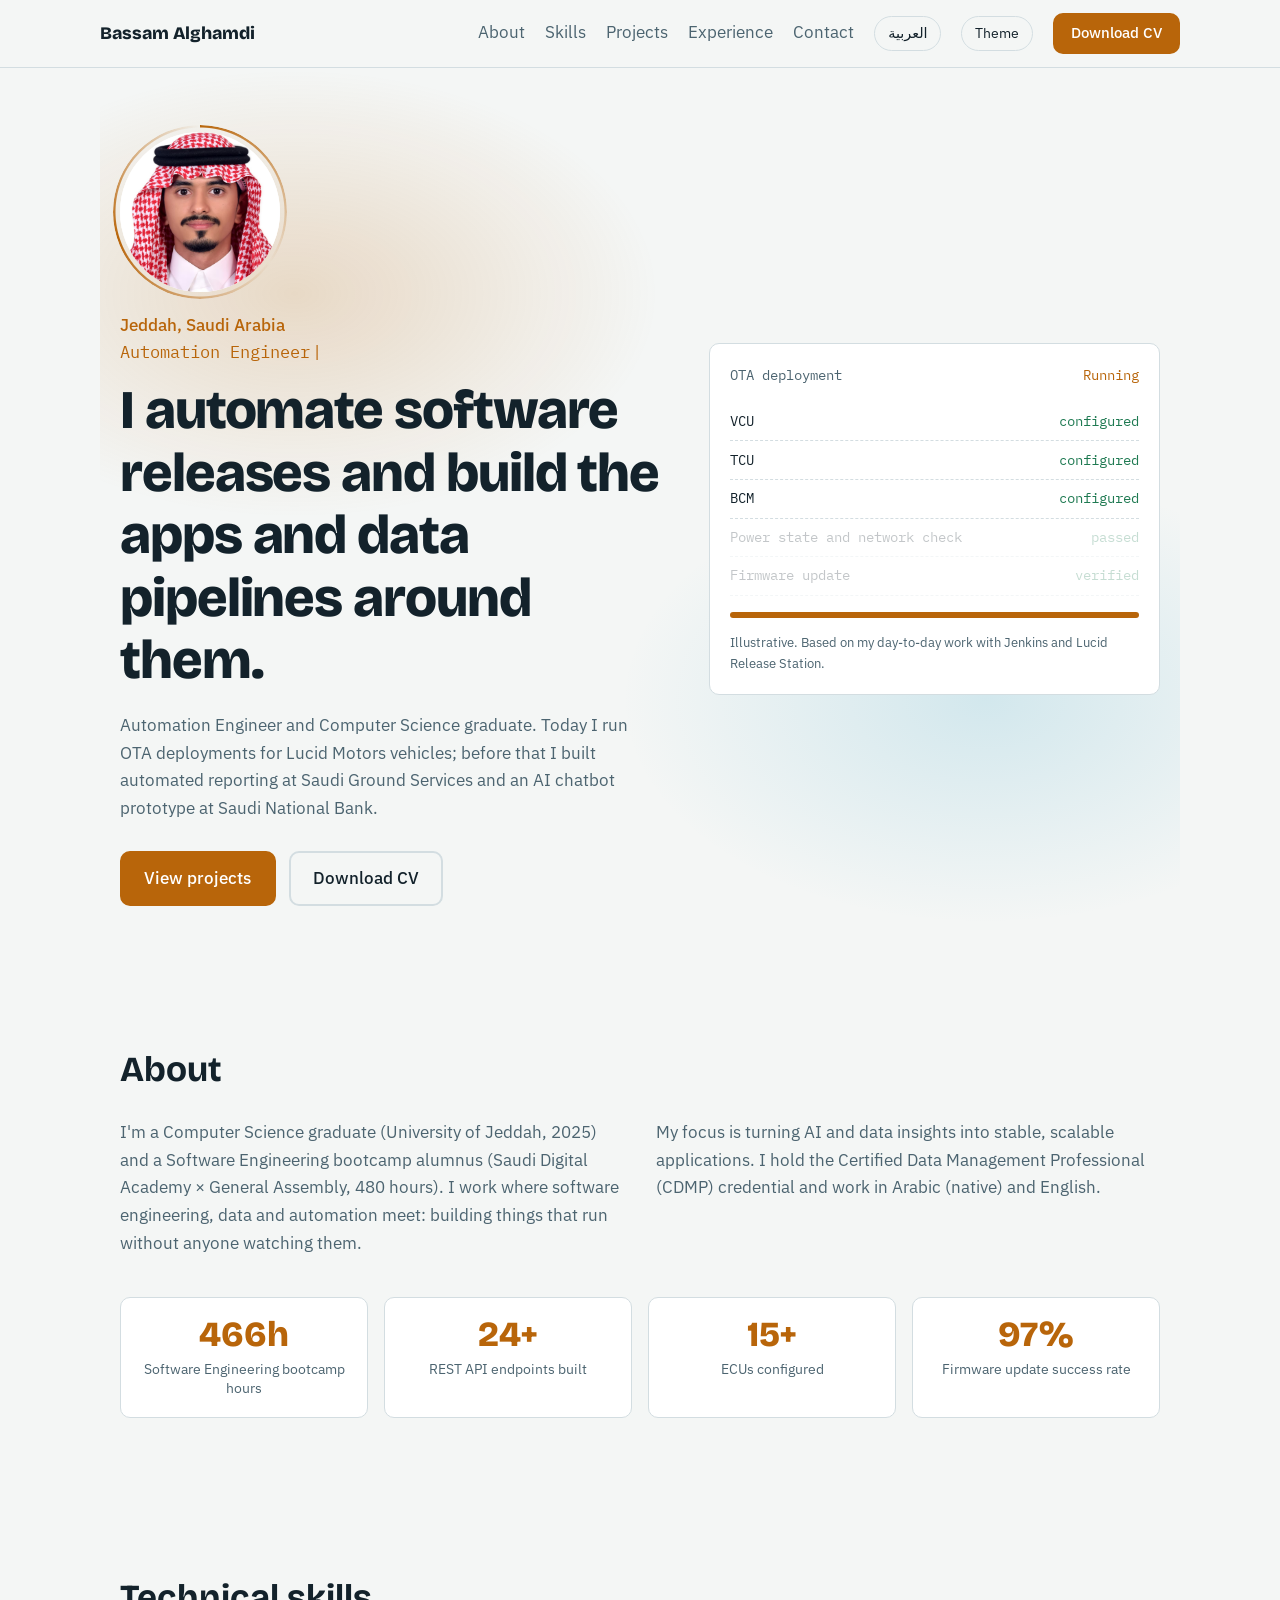
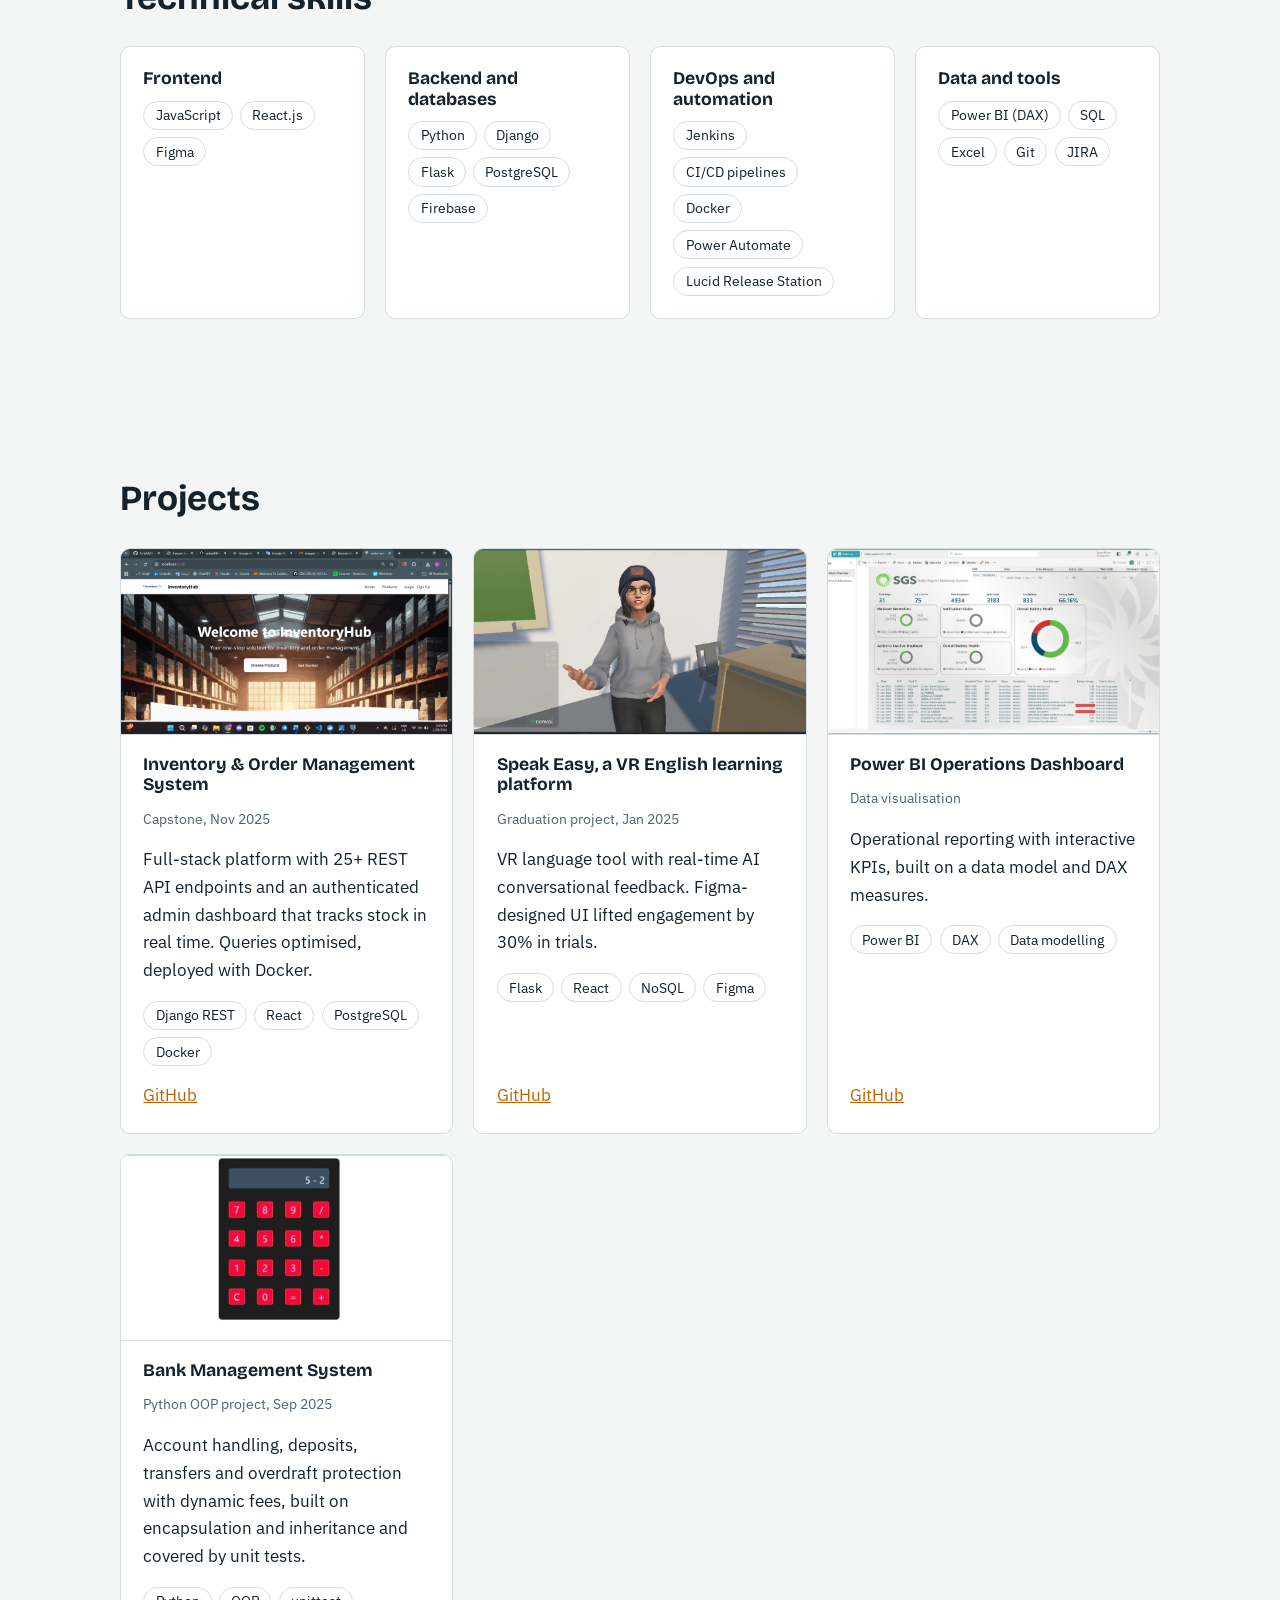
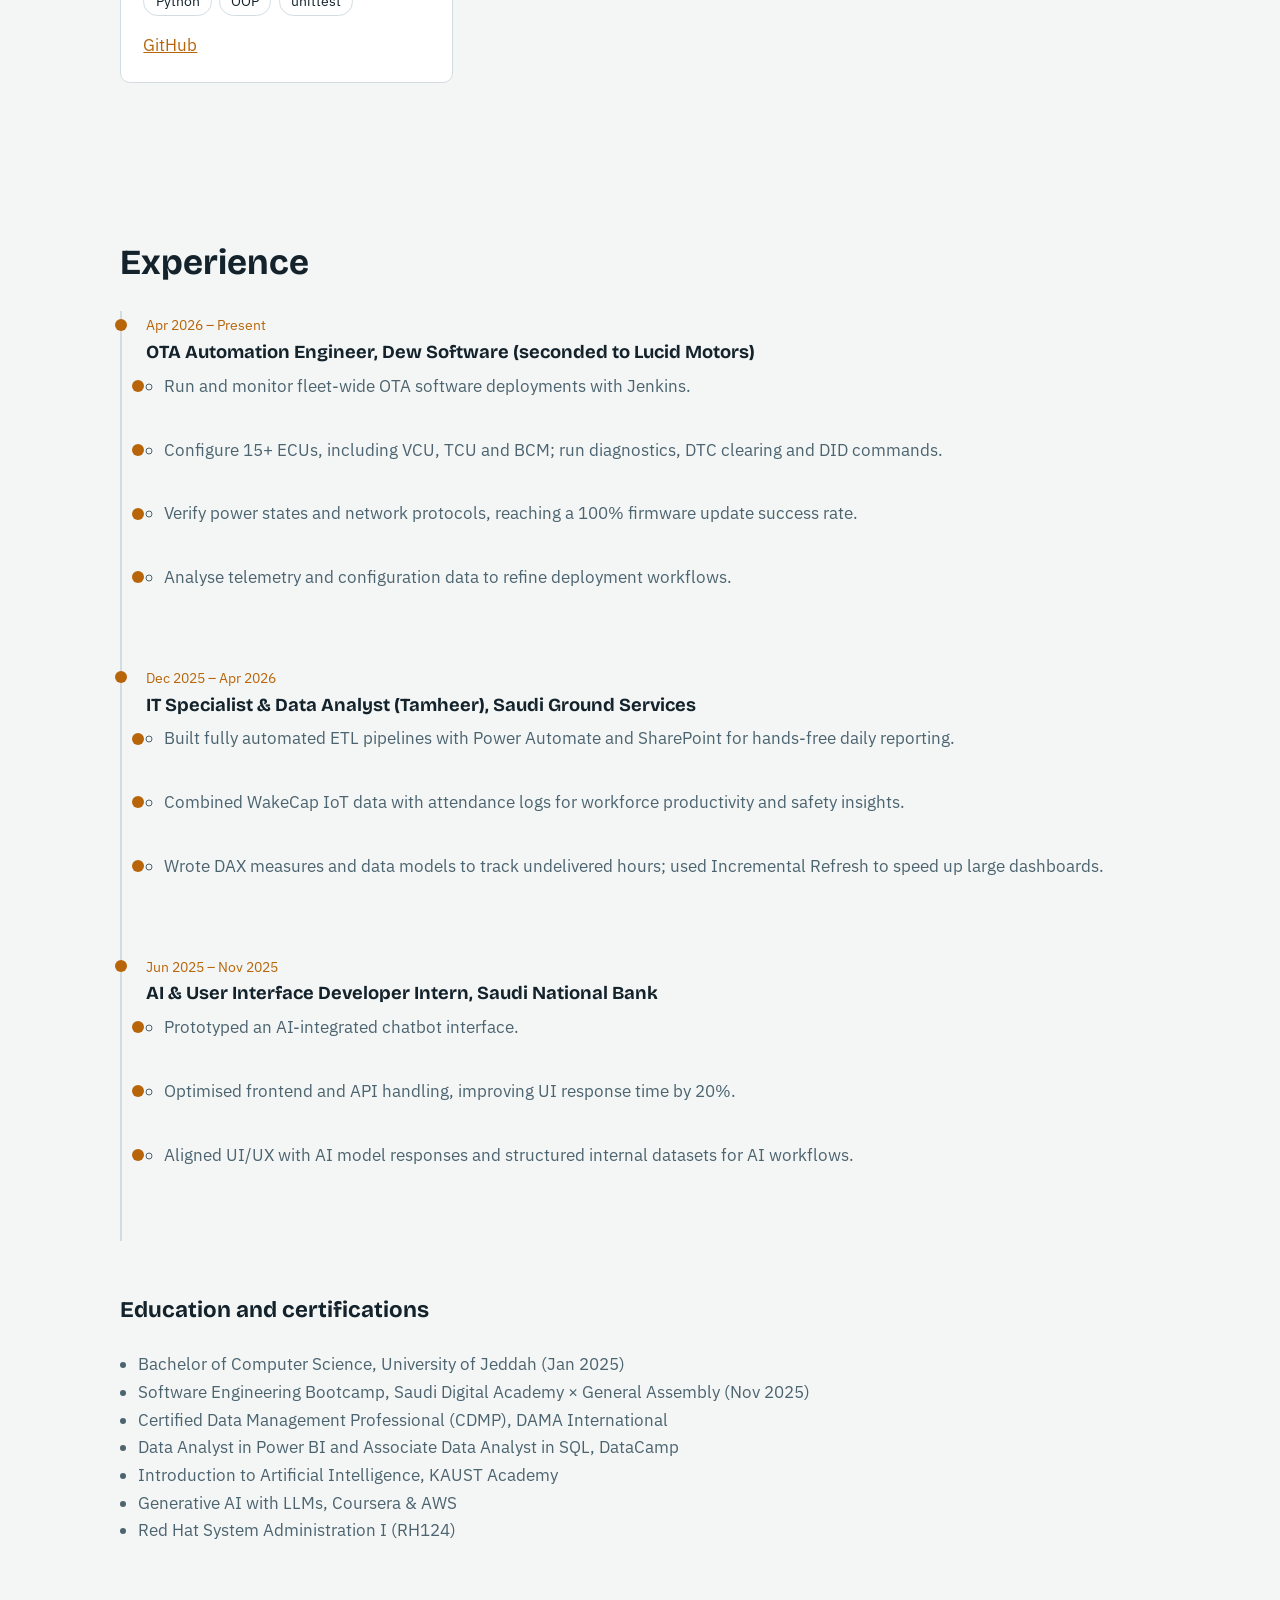
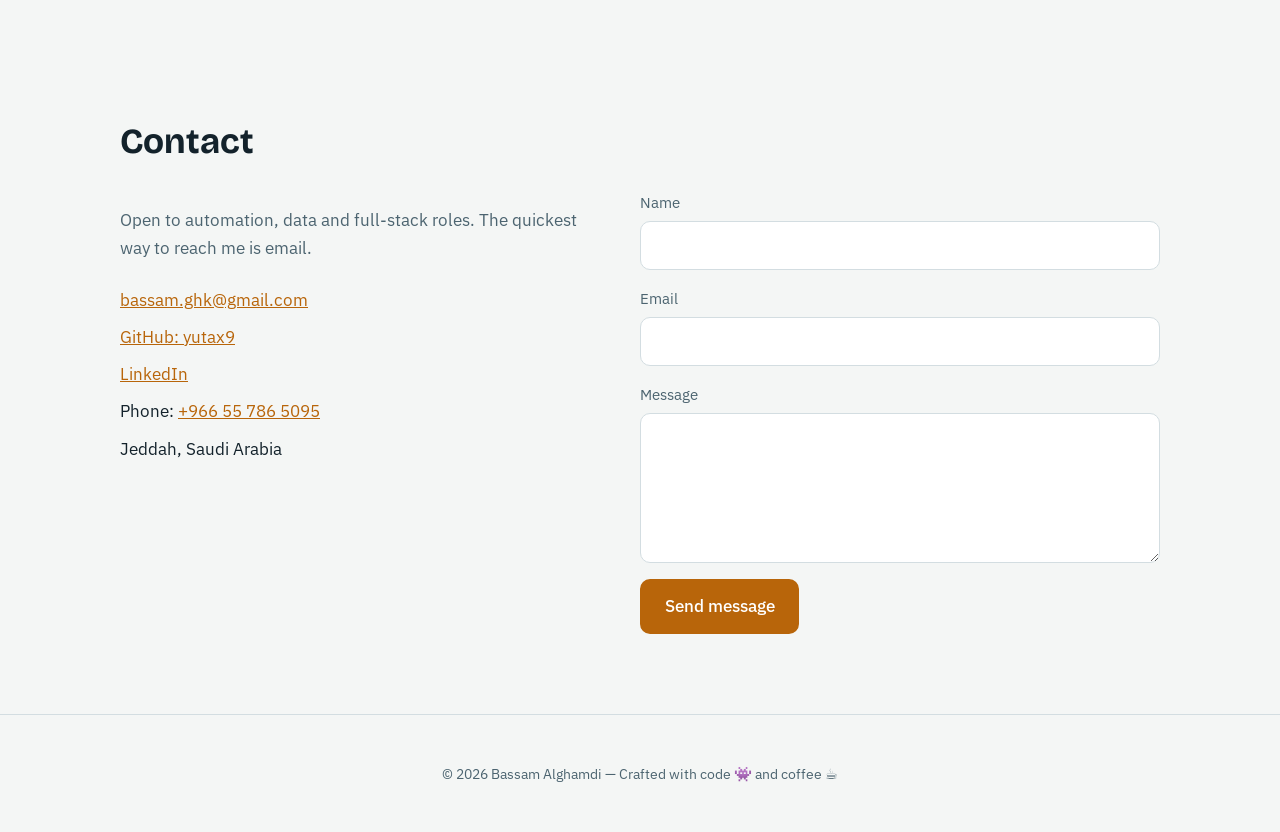
<file: index.html>
<!DOCTYPE html>
<html lang="en" dir="ltr" data-theme="dark">
<head>
  <meta charset="utf-8">
  <meta name="viewport" content="width=device-width, initial-scale=1">
  <title>Bassam Alghamdi | Automation Engineer &amp; Full-Stack Developer</title>
  <meta name="description" content="Bassam Alghamdi is a Computer Science graduate and Automation Engineer in Jeddah, Saudi Arabia, working across OTA deployments, data engineering and full-stack development (Python, Django, React).">
  <meta name="author" content="Bassam Alghamdi">
  <meta name="theme-color" content="#0f1c24">
  <link rel="canonical" href="https://yutax9.github.io/portfolio/">
  <meta property="og:type" content="website">
  <meta property="og:title" content="Bassam Alghamdi | Automation Engineer &amp; Full-Stack Developer">
  <meta property="og:description" content="OTA automation, data pipelines and full-stack web apps. Python, Django, React, Power BI.">
  <meta property="og:url" content="https://yutax9.github.io/portfolio/">
  <meta name="twitter:card" content="summary">
  <link rel="icon" href="data:image/svg+xml,%3Csvg xmlns='http://www.w3.org/2000/svg' viewBox='0 0 32 32'%3E%3Crect width='32' height='32' rx='7' fill='%230f1c24'/%3E%3Ctext x='16' y='22' font-size='17' font-family='sans-serif' font-weight='700' text-anchor='middle' fill='%23f2a93b'%3EB%3C/text%3E%3C/svg%3E">
  <link rel="preconnect" href="https://fonts.googleapis.com">
  <link rel="preconnect" href="https://fonts.gstatic.com" crossorigin>
  <link href="https://fonts.googleapis.com/css2?family=Bricolage+Grotesque:opsz,wght@12..96,600;12..96,800&family=IBM+Plex+Sans:wght@400;500&family=IBM+Plex+Sans+Arabic:wght@400;500;700&family=IBM+Plex+Mono:wght@400&display=swap" rel="stylesheet">
  <link rel="stylesheet" href="styles/style.css">
  <script type="application/ld+json">
  {"@context":"https://schema.org","@type":"Person","name":"Bassam Alghamdi","alternateName":"بسام الغامدي","jobTitle":"Automation Engineer","email":"mailto:bassam.ghk@gmail.com","address":{"@type":"PostalAddress","addressLocality":"Jeddah","addressCountry":"SA"},"url":"https://yutax9.github.io/portfolio/","sameAs":["https://github.com/yutax9","https://www.linkedin.com/in/bassam-alghamdi-k/"]}
  </script>
</head>
<body>
  <div class="progress" id="progress" aria-hidden="true"></div>
  <a class="skip" href="#main" data-ar="انتقل إلى المحتوى">Skip to content</a>

  <header class="nav">
    <a class="brand" href="#top" data-ar="بسام الغامدي">Bassam Alghamdi</a>
    <button class="menu-btn" aria-expanded="false" aria-controls="menu" data-ar="القائمة">Menu</button>
    <nav id="menu" aria-label="Main">
      <a href="#about" data-ar="نبذة">About</a>
      <a href="#skills" data-ar="المهارات">Skills</a>
      <a href="#projects" data-ar="المشاريع">Projects</a>
      <a href="#experience" data-ar="الخبرات">Experience</a>
      <a href="#contact" data-ar="تواصل">Contact</a>
      <button class="theme-btn" id="lang" lang="ar">العربية</button>
      <button class="theme-btn" id="theme" data-ar="الوضع">Theme</button>
      <a class="btn btn-small" href="assets/Bassam-Alghamdi-Computer-Science.pdf" download data-ar="تحميل السيرة الذاتية">Download CV</a>
    </nav>
  </header>

  <main id="main">
    <section class="hero" id="top">
      <div class="hero-text">
        <div class="avatar"><img src="assets/profile-placeholder.jpg" width="932" height="1280" alt="Portrait of Bassam Alghamdi" fetchpriority="high"></div>
        <p class="kicker" data-ar="جدة، المملكة العربية السعودية">Jeddah, Saudi Arabia</p>
        <p class="role" aria-hidden="true"><span id="role">Automation Engineer</span></p>
        <h1 data-ar="أؤتمت إصدارات البرمجيات، وأبني التطبيقات وخطوط البيانات المحيطة بها.">I automate software releases and build the apps and data pipelines around them.</h1>
        <p class="lead" data-ar="مهندس أتمتة وخريج علوم حاسب. أنفّذ حاليًا تحديثات OTA لمركبات Lucid Motors. وقبل ذلك بنيت تقارير آلية في الخدمات الأرضية السعودية، ونموذجًا أوليًا لمساعد محادثة بالذكاء الاصطناعي في البنك الأهلي السعودي.">Automation Engineer and Computer Science graduate. Today I run OTA deployments for Lucid Motors vehicles; before that I built automated reporting at Saudi Ground Services and an AI chatbot prototype at Saudi National Bank.</p>
        <div class="cta">
          <a class="btn" href="#projects" data-ar="عرض المشاريع">View projects</a>
          <a class="btn btn-ghost" href="Bassam-Alghamdi-Computer-Science.pdf" download data-ar="تحميل السيرة الذاتية">Download CV</a>
        </div>
      </div>
      <aside class="ota" dir="ltr" aria-label="Illustration of an OTA deployment run">
        <div class="ota-head"><span>OTA deployment</span><span class="ota-state" id="ota-state">Running</span></div>
        <ul class="ota-list" id="ota-list">
          <li data-ms="500">VCU <i>configured</i></li>
          <li data-ms="1100">TCU <i>configured</i></li>
          <li data-ms="1700">BCM <i>configured</i></li>
          <li data-ms="2300">Power state and network check <i>passed</i></li>
          <li data-ms="2900">Firmware update <i>verified</i></li>
        </ul>
        <div class="ota-bar" role="progressbar" aria-label="Deployment progress" aria-valuemin="0" aria-valuemax="100" aria-valuenow="100"><span id="ota-fill"></span></div>
        <p class="ota-note">Illustrative. Based on my day-to-day work with Jenkins and Lucid Release Station.</p>
      </aside>
    </section>

    <section id="about" class="section">
      <h2 data-ar="نبذة عني">About</h2>
      <div class="about-grid">
        <p data-ar="خريج علوم الحاسب من جامعة جدة (2025)، وخريج معسكر هندسة البرمجيات من أكاديمية سعودي ديجيتال × جنرال أسمبلي (480 ساعة). أعمل حيث تلتقي هندسة البرمجيات بالبيانات والأتمتة: أبني أنظمة تعمل دون مراقبة مستمرة.">I'm a Computer Science graduate (University of Jeddah, 2025) and a Software Engineering bootcamp alumnus (Saudi Digital Academy × General Assembly, 480 hours). I work where software engineering, data and automation meet: building things that run without anyone watching them.</p>
        <p data-ar="يتركز عملي على تحويل رؤى الذكاء الاصطناعي والبيانات إلى تطبيقات مستقرة وقابلة للتوسع. أحمل شهادة مختص معتمد في إدارة البيانات (CDMP)، وأعمل بالعربية (لغتي الأم) والإنجليزية.">My focus is turning AI and data insights into stable, scalable applications. I hold the Certified Data Management Professional (CDMP) credential and work in Arabic (native) and English.</p>
      </div>
      <div class="stats">
        <div class="stat"><b data-to="480" data-suffix="h">480h</b><span data-ar="ساعة تدريب في معسكر هندسة البرمجيات">Software Engineering bootcamp hours</span></div>
        <div class="stat"><b data-to="25" data-suffix="+">25+</b><span data-ar="نقطة REST API تم تطويرها">REST API endpoints built</span></div>
        <div class="stat"><b data-to="15" data-suffix="+">15+</b><span data-ar="وحدة تحكم إلكترونية (ECU) تم ضبطها">ECUs configured</span></div>
        <div class="stat"><b data-to="100" data-suffix="%">100%</b><span data-ar="نسبة نجاح تحديثات البرامج الثابتة">Firmware update success rate</span></div>
      </div>
    </section>

    <section id="skills" class="section">
      <h2 data-ar="المهارات التقنية">Technical skills</h2>
      <div class="skill-grid">
        <div class="skill"><h3 data-ar="الواجهات الأمامية">Frontend</h3><ul class="tags" dir="ltr"><li>JavaScript</li><li>React.js</li><li>Figma</li></ul></div>
        <div class="skill"><h3 data-ar="الخلفية وقواعد البيانات">Backend and databases</h3><ul class="tags" dir="ltr"><li>Python</li><li>Django</li><li>Flask</li><li>PostgreSQL</li><li>Firebase</li></ul></div>
        <div class="skill"><h3 data-ar="DevOps والأتمتة">DevOps and automation</h3><ul class="tags" dir="ltr"><li>Jenkins</li><li>CI/CD pipelines</li><li>Docker</li><li>Power Automate</li><li>Lucid Release Station</li></ul></div>
        <div class="skill"><h3 data-ar="البيانات والأدوات">Data and tools</h3><ul class="tags" dir="ltr"><li>Power BI (DAX)</li><li>SQL</li><li>Excel</li><li>Git</li><li>JIRA</li></ul></div>
      </div>
    </section>

    <section id="projects" class="section">
      <h2 data-ar="المشاريع">Projects</h2>
      <div class="project-grid">
        <article class="project">
          <img src="assets/InventoryHub.png" width="1920" height="1080" alt="Inventory and Order Management System dashboard" loading="lazy">
          <div class="project-body">
          <h3 data-ar="نظام إدارة المخزون والطلبات">Inventory &amp; Order Management System</h3>
          <p class="meta" data-ar="مشروع التخرج من المعسكر، نوفمبر 2025">Capstone, Nov 2025</p>
          <p data-ar="منصة متكاملة تضم أكثر من 25 نقطة REST API ولوحة إدارة بمصادقة تتابع المخزون لحظيًا. حُسّنت الاستعلامات ونُشرت بـ Docker.">Full-stack platform with 25+ REST API endpoints and an authenticated admin dashboard that tracks stock in real time. Queries optimised, deployed with Docker.</p>
          <ul class="tags" dir="ltr"><li>Django REST</li><li>React</li><li>PostgreSQL</li><li>Docker</li></ul>
          <p class="links"><a href="https://github.com/YuTaX9/Order-and-Inventory-Management-System-backend" target="_blank" rel="noopener" data-ar="الكود على GitHub">GitHub</a></p>
          </div>
        </article>
        <article class="project">
          <img src="assets/project3.jpg" width="1280" height="560" alt="Speak Easy VR English learning platform" loading="lazy">
          <div class="project-body">
          <h3 data-ar="Speak Easy: منصة واقع افتراضي لتعلّم الإنجليزية">Speak Easy, a VR English learning platform</h3>
          <p class="meta" data-ar="مشروع التخرج الجامعي، يناير 2025">Graduation project, Jan 2025</p>
          <p data-ar="أداة واقع افتراضي لتعلّم اللغة بملاحظات محادثة فورية بالذكاء الاصطناعي. ورفعت واجهة Figma التفاعل بنسبة 30% في التجارب.">VR language tool with real-time AI conversational feedback. Figma-designed UI lifted engagement by 30% in trials.</p>
          <ul class="tags" dir="ltr"><li>Flask</li><li>React</li><li>NoSQL</li><li>Figma</li></ul>
          <p class="links"><a href="https://github.com/YuTaX9/graduation-project" target="_blank" rel="noopener" data-ar="الكود على GitHub">GitHub</a></p>
          </div>
        </article>
        <article class="project">
          <img src="assets/Operations_Overview.png" width="1920" height="957" alt="Power BI operations dashboard" loading="lazy">
          <div class="project-body">
          <h3 data-ar="لوحة مؤشرات العمليات (Power BI)">Power BI Operations Dashboard</h3>
          <p class="meta" data-ar="تصوّر البيانات">Data visualisation</p>
          <p data-ar="تقارير تشغيلية بمؤشرات أداء تفاعلية، مبنية على نموذج بيانات ومقاييس DAX.">Operational reporting with interactive KPIs, built on a data model and DAX measures.</p>
          <ul class="tags" dir="ltr"><li>Power BI</li><li>DAX</li><li>Data modelling</li></ul>
          <p class="links"><a href="https://github.com/YuTaX9/Dashboards" target="_blank" rel="noopener" data-ar="الكود على GitHub">GitHub</a></p>
          </div>
        </article>
        <article class="project">
          <img src="assets/project2.jpg" width="823" height="464" alt="Bank Management System" loading="lazy">
          <div class="project-body">
          <h3 data-ar="نظام إدارة بنكي">Bank Management System</h3>
          <p class="meta" data-ar="مشروع Python بالبرمجة الكائنية، سبتمبر 2025">Python OOP project, Sep 2025</p>
          <p data-ar="إدارة الحسابات والإيداع والتحويل وحماية السحب على المكشوف برسوم ديناميكية، مبني على التغليف والوراثة ومغطى باختبارات وحدة.">Account handling, deposits, transfers and overdraft protection with dynamic fees, built on encapsulation and inheritance and covered by unit tests.</p>
          <ul class="tags" dir="ltr"><li>Python</li><li>OOP</li><li>unittest</li></ul>
          <p class="links"><a href="https://github.com/YuTaX9" target="_blank" rel="noopener" data-ar="الكود على GitHub">GitHub</a></p>
          </div>
        </article>
      </div>
    </section>

    <section id="experience" class="section">
      <h2 data-ar="الخبرات">Experience</h2>
      <ol class="timeline">
        <li>
          <time data-ar="أبريل 2026 – الآن">Apr 2026 – Present</time>
          <h3 data-ar="مهندس أتمتة OTA، Dew Software (معارًا إلى Lucid Motors)">OTA Automation Engineer, Dew Software (seconded to Lucid Motors)</h3>
          <ul>
            <li data-ar="تنفيذ ومراقبة تحديثات OTA على مستوى الأسطول باستخدام Jenkins.">Run and monitor fleet-wide OTA software deployments with Jenkins.</li>
            <li data-ar="ضبط أكثر من 15 وحدة تحكم إلكترونية (ECU) منها VCU وTCU وBCM، وتنفيذ التشخيص ومسح DTC وأوامر DID.">Configure 15+ ECUs, including VCU, TCU and BCM; run diagnostics, DTC clearing and DID commands.</li>
            <li data-ar="التحقق من حالات الطاقة وبروتوكولات الشبكة، بنسبة نجاح 100% في تحديثات البرامج الثابتة.">Verify power states and network protocols, reaching a 100% firmware update success rate.</li>
            <li data-ar="تحليل بيانات القياس عن بُعد والإعدادات لتحسين مسارات النشر.">Analyse telemetry and configuration data to refine deployment workflows.</li>
          </ul>
        </li>
        <li>
          <time data-ar="ديسمبر 2025 – أبريل 2026">Dec 2025 – Apr 2026</time>
          <h3 data-ar="أخصائي تقنية معلومات ومحلل بيانات (تمهير)، الخدمات الأرضية السعودية">IT Specialist &amp; Data Analyst (Tamheer), Saudi Ground Services</h3>
          <ul>
            <li data-ar="بناء خطوط ETL آلية بالكامل عبر Power Automate وSharePoint لتقارير يومية دون تدخل يدوي.">Built fully automated ETL pipelines with Power Automate and SharePoint for hands-free daily reporting.</li>
            <li data-ar="دمج بيانات WakeCap IoT مع سجلات الحضور لرؤى أدق عن الإنتاجية والسلامة.">Combined WakeCap IoT data with attendance logs for workforce productivity and safety insights.</li>
            <li data-ar="كتابة مقاييس DAX ونماذج بيانات لمتابعة الساعات غير المنفّذة، وتسريع اللوحات الكبيرة بالتحديث التزايدي.">Wrote DAX measures and data models to track undelivered hours; used Incremental Refresh to speed up large dashboards.</li>
          </ul>
        </li>
        <li>
          <time data-ar="يونيو 2025 – نوفمبر 2025">Jun 2025 – Nov 2025</time>
          <h3 data-ar="متدرب مطوّر ذكاء اصطناعي وواجهات مستخدم، البنك الأهلي السعودي">AI &amp; User Interface Developer Intern, Saudi National Bank</h3>
          <ul>
            <li data-ar="بناء نموذج أولي لواجهة مساعد محادثة مدمج بالذكاء الاصطناعي.">Prototyped an AI-integrated chatbot interface.</li>
            <li data-ar="تحسين الواجهة الأمامية والتعامل مع الـ API ورفع سرعة استجابة الواجهة بنسبة 20%.">Optimised frontend and API handling, improving UI response time by 20%.</li>
            <li data-ar="مواءمة تصميم الواجهة مع ردود النموذج وتنظيم بيانات داخلية لمسارات الذكاء الاصطناعي.">Aligned UI/UX with AI model responses and structured internal datasets for AI workflows.</li>
          </ul>
        </li>
      </ol>

      <h2 class="sub" data-ar="التعليم والشهادات">Education and certifications</h2>
      <ul class="cred">
        <li data-ar="بكالوريوس علوم الحاسب، جامعة جدة (يناير 2025)">Bachelor of Computer Science, University of Jeddah (Jan 2025)</li>
        <li data-ar="معسكر هندسة البرمجيات، أكاديمية سعودي ديجيتال × جنرال أسمبلي (نوفمبر 2025)">Software Engineering Bootcamp, Saudi Digital Academy × General Assembly (Nov 2025)</li>
        <li data-ar="مختص معتمد في إدارة البيانات (CDMP)، DAMA International">Certified Data Management Professional (CDMP), DAMA International</li>
        <li data-ar="محلل بيانات Power BI ومحلل بيانات SQL (مشارك)، DataCamp">Data Analyst in Power BI and Associate Data Analyst in SQL, DataCamp</li>
        <li data-ar="مقدمة في الذكاء الاصطناعي، أكاديمية KAUST">Introduction to Artificial Intelligence, KAUST Academy</li>
        <li data-ar="الذكاء الاصطناعي التوليدي مع النماذج اللغوية الكبيرة، Coursera وAWS">Generative AI with LLMs, Coursera &amp; AWS</li>
        <li data-ar="إدارة أنظمة Red Hat الجزء الأول (RH124)">Red Hat System Administration I (RH124)</li>
      </ul>
    </section>

    <section id="contact" class="section">
      <h2 data-ar="تواصل معي">Contact</h2>
      <div class="contact-grid">
        <div>
          <p class="lead" data-ar="متاح لفرص الأتمتة والبيانات وتطوير الويب المتكامل. أسرع وسيلة للتواصل هي البريد الإلكتروني.">Open to automation, data and full-stack roles. The quickest way to reach me is email.</p>
          <ul class="contact">
            <li><a href="mailto:bassam.ghk@gmail.com">bassam.ghk@gmail.com</a></li>
            <li><a href="https://github.com/yutax9" target="_blank" rel="noopener">GitHub: yutax9</a></li>
            <li><a href="https://www.linkedin.com/in/bassam-alghamdi-k/" target="_blank" rel="noopener">LinkedIn</a></li>
            <li><span data-ar="الهاتف">Phone</span>: <a dir="ltr" href="tel:+966557865095">+966 55 786 5095</a></li>
            <li data-ar="جدة، المملكة العربية السعودية">Jeddah, Saudi Arabia</li>
          </ul>
        </div>
        <form id="contactForm" class="form" method="POST" action="https://getform.io/f/anlnkpna">
          <label><span data-ar="الاسم">Name</span><input type="text" name="name" required minlength="2" autocomplete="name"></label>
          <label><span data-ar="البريد الإلكتروني">Email</span><input type="email" name="email" required autocomplete="email"></label>
          <label><span data-ar="الرسالة">Message</span><textarea name="message" rows="5" required minlength="10"></textarea></label>
          <div class="form-row"><button type="submit" class="btn" data-ar="إرسال الرسالة">Send message</button><span id="formStatus" role="status"></span></div>
        </form>
      </div>
    </section>
  </main>

  <footer><p>© <span id="year">2026</span> <span data-ar="بسام الغامدي — صُنع بالكود 👾 والقهوة ☕">Bassam Alghamdi — Crafted with code 👾 and coffee ☕</span></p></footer>
  <button class="to-top" id="toTop" aria-label="Back to top">↑</button>
  <script src="scripts/app.js" defer></script>
</body>
</html>
</file>
<file: styles/style.css>
/* ==========================================================
   Portfolio styles. Tokens first, then base, layout, sections.
   ========================================================== */
:root {
  --bg: #0f1c24;        /* deep petrol */
  --surface: #162833;
  --line: #27404d;
  --text: #e8eef0;
  --muted: #9bb0b9;
  --accent: #f2a93b;    /* signal amber */
  --on-accent: #1a1204;
  --ok: #6fd3a0;
  --radius: 10px;
  --max: 1080px;
  --head: "Bricolage Grotesque", system-ui, sans-serif;
  --body: "IBM Plex Sans", system-ui, sans-serif;
  --mono: "IBM Plex Mono", ui-monospace, monospace;
}
:root[data-theme="light"] {
  --bg: #f4f6f5; --surface: #ffffff; --line: #d3dde1;
  --text: #13222b; --muted: #4c6470; --accent: #b8650a; --on-accent: #ffffff; --ok: #1f7a52;
}

*, *::before, *::after { box-sizing: border-box; }
html { scroll-behavior: smooth; scroll-padding-top: 72px; }
body { overflow-x: clip; margin: 0; background: var(--bg); color: var(--text); font: 400 1.05rem/1.65 var(--body); transition: background .3s, color .3s; }
a { color: inherit; }
h1, h2, h3 { font-family: var(--head); line-height: 1.15; margin: 0; }
:focus-visible { outline: 3px solid var(--accent); outline-offset: 3px; }
.skip { position: absolute; inset-inline-start: 1rem; top: 0; transform: translateY(-200%); } .skip:focus { transform: none; top: 1rem; background: var(--accent); color: var(--on-accent); padding: .5rem 1rem; z-index: 99; }

/* Navigation */
.nav { position: sticky; top: 0; z-index: 10; display: flex; align-items: center; justify-content: space-between; gap: 1rem;
  padding: .8rem max(1.25rem, calc((100vw - var(--max)) / 2)); background: color-mix(in srgb, var(--bg) 88%, transparent); backdrop-filter: blur(10px); border-bottom: 1px solid var(--line); }
.brand { font: 800 1.1rem var(--head); text-decoration: none; }
nav { display: flex; align-items: center; gap: 1.25rem; }
nav a:not(.btn) { text-decoration: none; color: var(--muted); transition: color .2s; }
nav a:not(.btn):hover { color: var(--text); }
.menu-btn { display: none; }
.theme-btn, .menu-btn { background: none; border: 1px solid var(--line); color: var(--text); border-radius: 999px; padding: .3rem .8rem; font: inherit; font-size: .9rem; cursor: pointer; }

/* Buttons */
.btn { display: inline-block; background: var(--accent); color: var(--on-accent); font-weight: 500; text-decoration: none; padding: .75rem 1.4rem; border-radius: var(--radius); border: 2px solid var(--accent); transition: transform .2s, background .2s; }
.btn:hover { transform: translateY(-2px); }
.btn-ghost { background: transparent; color: var(--text); border-color: var(--line); }
.btn-ghost:hover { border-color: var(--accent); }
.btn-small { padding: .4rem 1rem; font-size: .92rem; }

/* Layout */
.section, .hero { max-width: var(--max); margin: 0 auto; padding: clamp(3rem, 7vw, 5rem) 1.25rem; }
.hero { padding-block: clamp(2rem, 5vw, 4rem); position: relative; isolation: isolate; }
.section h2 { font-size: clamp(1.7rem, 3vw, 2.2rem); margin-bottom: 1.75rem; }
.section h2.sub { margin-top: 3.5rem; font-size: 1.4rem; }
.lead { color: var(--muted); max-width: 62ch; }

/* Hero */
.hero { display: grid; grid-template-columns: 1.2fr 1fr; gap: 3rem; align-items: center; }
.hero h1 { font-size: clamp(2rem, 4.6vw, 3.4rem); font-weight: 800; margin: .6rem 0 1.25rem; letter-spacing: -.02em; }
.kicker { margin: 0; color: var(--accent); font-weight: 500; }
.cta { display: flex; flex-wrap: wrap; gap: .8rem; margin-top: 1.75rem; }

/* OTA panel: the one signature element */
.ota { background: var(--surface); border: 1px solid var(--line); border-radius: var(--radius); padding: 1.25rem; font-family: var(--mono); font-size: .88rem; }
.ota-head { display: flex; justify-content: space-between; margin-bottom: 1rem; color: var(--muted); }
.ota-state { color: var(--accent); } .ota-state.done { color: var(--ok); }
.ota-list { list-style: none; margin: 0 0 1rem; padding: 0; }
.ota-list li { display: flex; justify-content: space-between; padding: .45rem 0; border-bottom: 1px dashed var(--line); }
.ota-list i { font-style: normal; color: var(--ok); }
.js .ota-list li { opacity: .25; transition: opacity .4s; }
.js .ota-list li.on { opacity: 1; }
.ota-bar { height: 6px; background: var(--line); border-radius: 99px; overflow: hidden; }
.ota-bar span { display: block; height: 100%; width: 100%; background: var(--accent); }
.js .ota-bar span { width: 0; transition: width 3.2s linear; }
.ota-note { margin: .9rem 0 0; font-family: var(--body); font-size: .8rem; color: var(--muted); }

/* About, skills, projects */
.about-grid { display: grid; grid-template-columns: 1fr 1fr; gap: 2rem; color: var(--muted); }
.about-grid p { margin: 0; }
.skill-grid, .project-grid { display: grid; grid-template-columns: repeat(auto-fit, minmax(230px, 1fr)); gap: 1.25rem; }
.project-grid { grid-template-columns: repeat(auto-fit, minmax(290px, 1fr)); }
.skill, .project { background: var(--surface); border: 1px solid var(--line); border-radius: var(--radius); padding: 1.4rem; }
.project { transition: border-color .2s; } .project:hover { border-color: var(--accent); }
.skill h3, .project h3 { font-size: 1.1rem; margin-bottom: .7rem; }
.meta { margin: 0 0 .6rem; color: var(--muted); font-size: .9rem; }
.project p { margin: 0 0 1rem; }
.tags { list-style: none; display: flex; flex-wrap: wrap; gap: .45rem; margin: 0; padding: 0; }
.tags li { border: 1px solid var(--line); border-radius: 99px; padding: .15rem .7rem; font-size: .85rem; }
.links { margin: 1rem 0 0 !important; } .links a { color: var(--accent); }

/* Timeline */
.timeline { list-style: none; margin: 0; padding: 0; padding-inline-start: 1.5rem; border-inline-start: 2px solid var(--line); }
.timeline li { position: relative; padding-bottom: 2.25rem; }
.timeline li::before { content: ""; position: absolute; inset-inline-start: -1.95rem; top: .45rem; width: 12px; height: 12px; border-radius: 50%; background: var(--accent); }
.timeline time { color: var(--accent); font-size: .9rem; }
.timeline h3 { font-size: 1.15rem; margin: .2rem 0 .6rem; }
.timeline ul { margin: 0; padding: 0; padding-inline-start: 1.1rem; color: var(--muted); }
.cred { padding: 0; padding-inline-start: 1.1rem; color: var(--muted); } .cred strong { color: var(--text); font-weight: 500; }

/* Contact + footer */
.contact { list-style: none; padding: 0; margin: 1.5rem 0 0; display: grid; gap: .6rem; }
.contact a { color: var(--accent); }
footer { text-align: center; padding: 2rem 1rem; color: var(--muted); border-top: 1px solid var(--line); font-size: .9rem; }

/* Project screenshots */
.project { padding: 0; overflow: hidden; display: flex; flex-direction: column; }
.project img { width: 100%; height: auto; aspect-ratio: 16 / 9; object-fit: cover; display: block; border-bottom: 1px solid var(--line); }
.project-body { padding: 1.25rem 1.4rem 1.4rem; display: flex; flex-direction: column; flex: 1; }
.project-body .links { margin-top: auto !important; padding-top: 1rem; }

/* Contact form */
.contact-grid { display: grid; grid-template-columns: 1fr 1.1fr; gap: 3rem; }
.form { display: grid; gap: 1rem; }
.form label { display: grid; gap: .35rem; color: var(--muted); font-size: .95rem; }
.form input, .form textarea { font: inherit; color: var(--text); background: var(--surface); border: 1px solid var(--line); border-radius: var(--radius); padding: .7rem .9rem; }
.form-row { display: flex; align-items: center; gap: 1rem; flex-wrap: wrap; }
.form-row .btn { cursor: pointer; font: inherit; font-weight: 500; }
.form-row .btn:disabled { opacity: .6; cursor: wait; }
#formStatus.ok { color: var(--ok); } #formStatus.err { color: #e5675a; }
@media (max-width: 900px) { .contact-grid { grid-template-columns: 1fr; gap: 2rem; } }

/* Arabic (RTL): swap typefaces, loosen line height */
:root[lang="ar"] body { font-family: "IBM Plex Sans Arabic", system-ui, sans-serif; line-height: 1.85; }
:root[lang="ar"] h1, :root[lang="ar"] h2, :root[lang="ar"] h3, :root[lang="ar"] .brand { font-family: "IBM Plex Sans Arabic", system-ui, sans-serif; font-weight: 700; letter-spacing: 0; }
:root[lang="ar"] .ota-note { font-family: var(--body); }

/* Responsive */
@media (max-width: 900px) {
  .hero { grid-template-columns: 1fr; }
  .about-grid { grid-template-columns: 1fr; }
  .menu-btn { display: inline-block; }
  nav { display: none; position: absolute; top: 100%; left: 0; right: 0; flex-direction: column; align-items: flex-start; padding: 1.25rem; background: var(--bg); border-bottom: 1px solid var(--line); }
  nav.open { display: flex; }
}
@media (prefers-reduced-motion: reduce) {
  html { scroll-behavior: auto; }
  * { transition: none !important; }
}


/* ================= Motion and personality ================= */
@supports not (overflow: clip) { body { overflow-x: hidden; } }

/* Avatar: slow float + rotating accent ring */
.avatar { position: relative; width: clamp(120px, 28vw, 160px); aspect-ratio: 1; margin-bottom: 1.25rem; animation: float 6s ease-in-out infinite; }
.avatar img { width: 100%; height: 100%; border-radius: 50%; object-fit: cover; object-position: 50% 28%; background: #fff; display: block; }
.avatar::before { content: ""; position: absolute; inset: -7px; border-radius: 50%; background: conic-gradient(var(--accent), transparent 35%, var(--accent) 70%, transparent);
  -webkit-mask: radial-gradient(farthest-side, transparent calc(100% - 3px), #000 calc(100% - 2px)); mask: radial-gradient(farthest-side, transparent calc(100% - 3px), #000 calc(100% - 2px));
  animation: spin 8s linear infinite; }
@keyframes float { 50% { transform: translateY(-8px); } }
@keyframes spin { to { transform: rotate(360deg); } }

/* Rotating role line */
.role { margin: .1rem 0 0; font: 400 1.05rem var(--mono); color: var(--accent); min-height: 1.7em; }
.role::after { content: "|"; margin-inline-start: 2px; animation: blink 1s steps(1) infinite; }
:root[lang="ar"] .role { font-family: "IBM Plex Sans Arabic", var(--mono); }
@keyframes blink { 50% { opacity: 0; } }

/* Ambient glow behind the hero */
.hero::before { content: ""; position: absolute; z-index: -1; inset: 0; pointer-events: none;
  background: radial-gradient(520px 320px at 18% 25%, color-mix(in srgb, var(--accent) 20%, transparent), transparent 70%),
              radial-gradient(520px 320px at 82% 70%, color-mix(in srgb, #3aa6c9 18%, transparent), transparent 70%);
  animation: glow 9s ease-in-out infinite alternate; }
@keyframes glow { from { opacity: .55; } to { opacity: 1; } }

/* Scroll reveal (only when JS is running) */
.js .reveal { opacity: 0; transform: translateY(22px); transition: opacity .7s ease, transform .7s ease; transition-delay: var(--d, 0s); }
.js .reveal.in { opacity: 1; transform: none; }
.js .reveal.done { transition: border-color .2s, transform .25s, box-shadow .25s, opacity .2s; transition-delay: 0s; }

/* Hover feedback */
.skill, .project, .stat { transition: border-color .2s, transform .25s, box-shadow .25s; }
.skill:hover, .stat:hover { border-color: var(--accent); }
.project:hover, .skill:hover { transform: translateY(-6px); box-shadow: 0 16px 36px -20px color-mix(in srgb, var(--accent) 70%, transparent); }
.project img { transition: transform .6s ease; }
.project:hover img { transform: scale(1.06); }
.tags li { transition: border-color .2s, color .2s, transform .2s; }
.tags li:hover { border-color: var(--accent); color: var(--accent); transform: translateY(-2px); }
.btn:hover { box-shadow: 0 8px 22px -10px var(--accent); }

/* Stats */
.stats { display: grid; grid-template-columns: repeat(auto-fit, minmax(150px, 1fr)); gap: 1rem; margin-top: 2.5rem; }
.stat { background: var(--surface); border: 1px solid var(--line); border-radius: var(--radius); padding: 1.1rem; text-align: center; }
.stat b { display: block; font: 800 2.2rem/1.1 var(--head); color: var(--accent); }
.stat span { display: block; margin-top: .3rem; color: var(--muted); font-size: .88rem; line-height: 1.4; }

/* Timeline dot pulse */
@keyframes pulse { from { box-shadow: 0 0 0 0 color-mix(in srgb, var(--accent) 55%, transparent); } to { box-shadow: 0 0 0 14px transparent; } }
.timeline li.in::before { animation: pulse 1.6s ease-out 2; }

/* Active nav link */
nav a:not(.btn) { position: relative; }
nav a:not(.btn)::after { content: ""; position: absolute; inset-inline: 0; bottom: -4px; height: 2px; background: var(--accent); transform: scaleX(0); transition: transform .25s; }
nav a.active:not(.btn) { color: var(--text); }
nav a.active:not(.btn)::after { transform: scaleX(1); }

/* Scroll progress + back to top */
.progress { position: fixed; top: 0; inset-inline: 0; height: 3px; background: var(--accent); transform: scaleX(0); transform-origin: 0 50%; z-index: 20; }
:root[dir="rtl"] .progress { transform-origin: 100% 50%; }
.to-top { position: fixed; inset-inline-end: 1rem; bottom: 1rem; width: 44px; height: 44px; border-radius: 50%; border: 1px solid var(--line); background: var(--surface); color: var(--text); font-size: 1.2rem; cursor: pointer; opacity: 0; pointer-events: none; transform: translateY(10px); transition: opacity .25s, transform .25s; z-index: 15; }
.to-top.show { opacity: 1; pointer-events: auto; transform: none; }
footer p { transition: transform .3s; } footer p:hover { transform: scale(1.04); }

@media (prefers-reduced-motion: reduce) {
  *, *::before { animation: none !important; }
  .js .reveal { opacity: 1; transform: none; }
}
</file>
